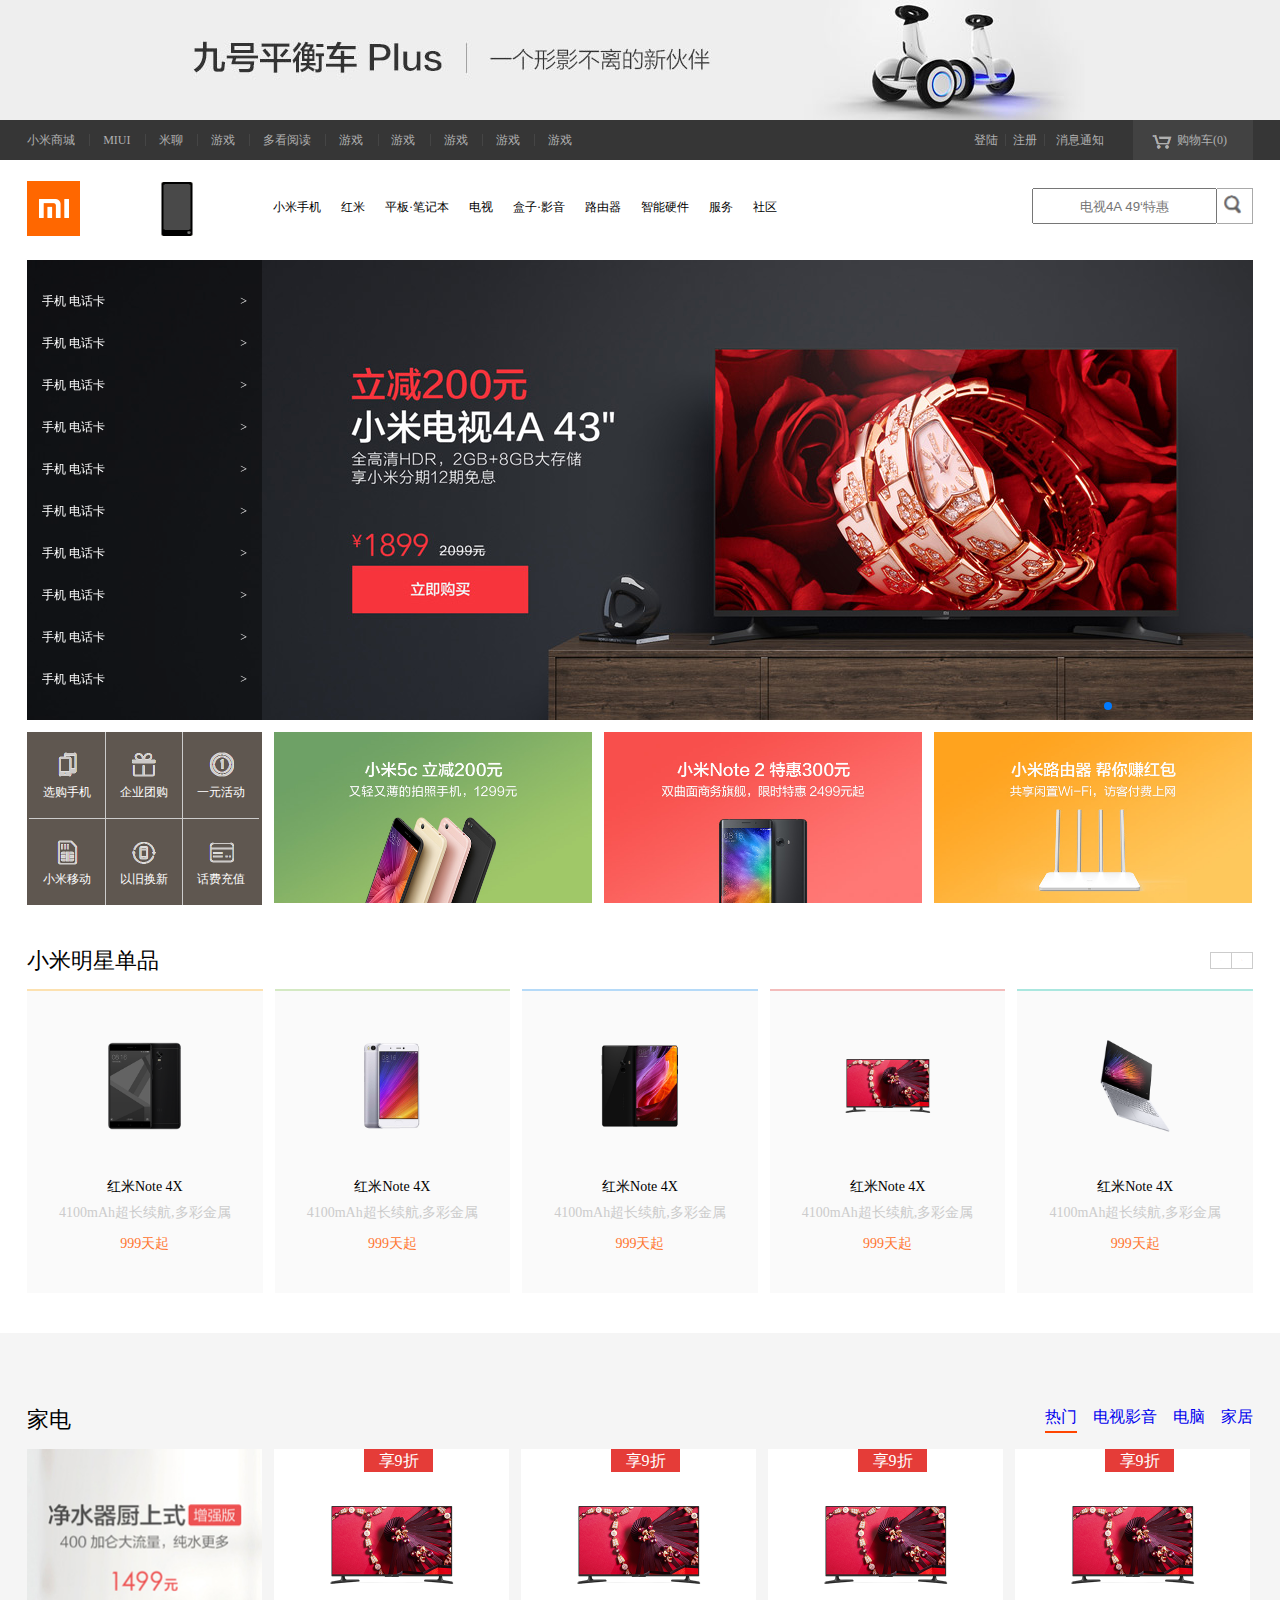
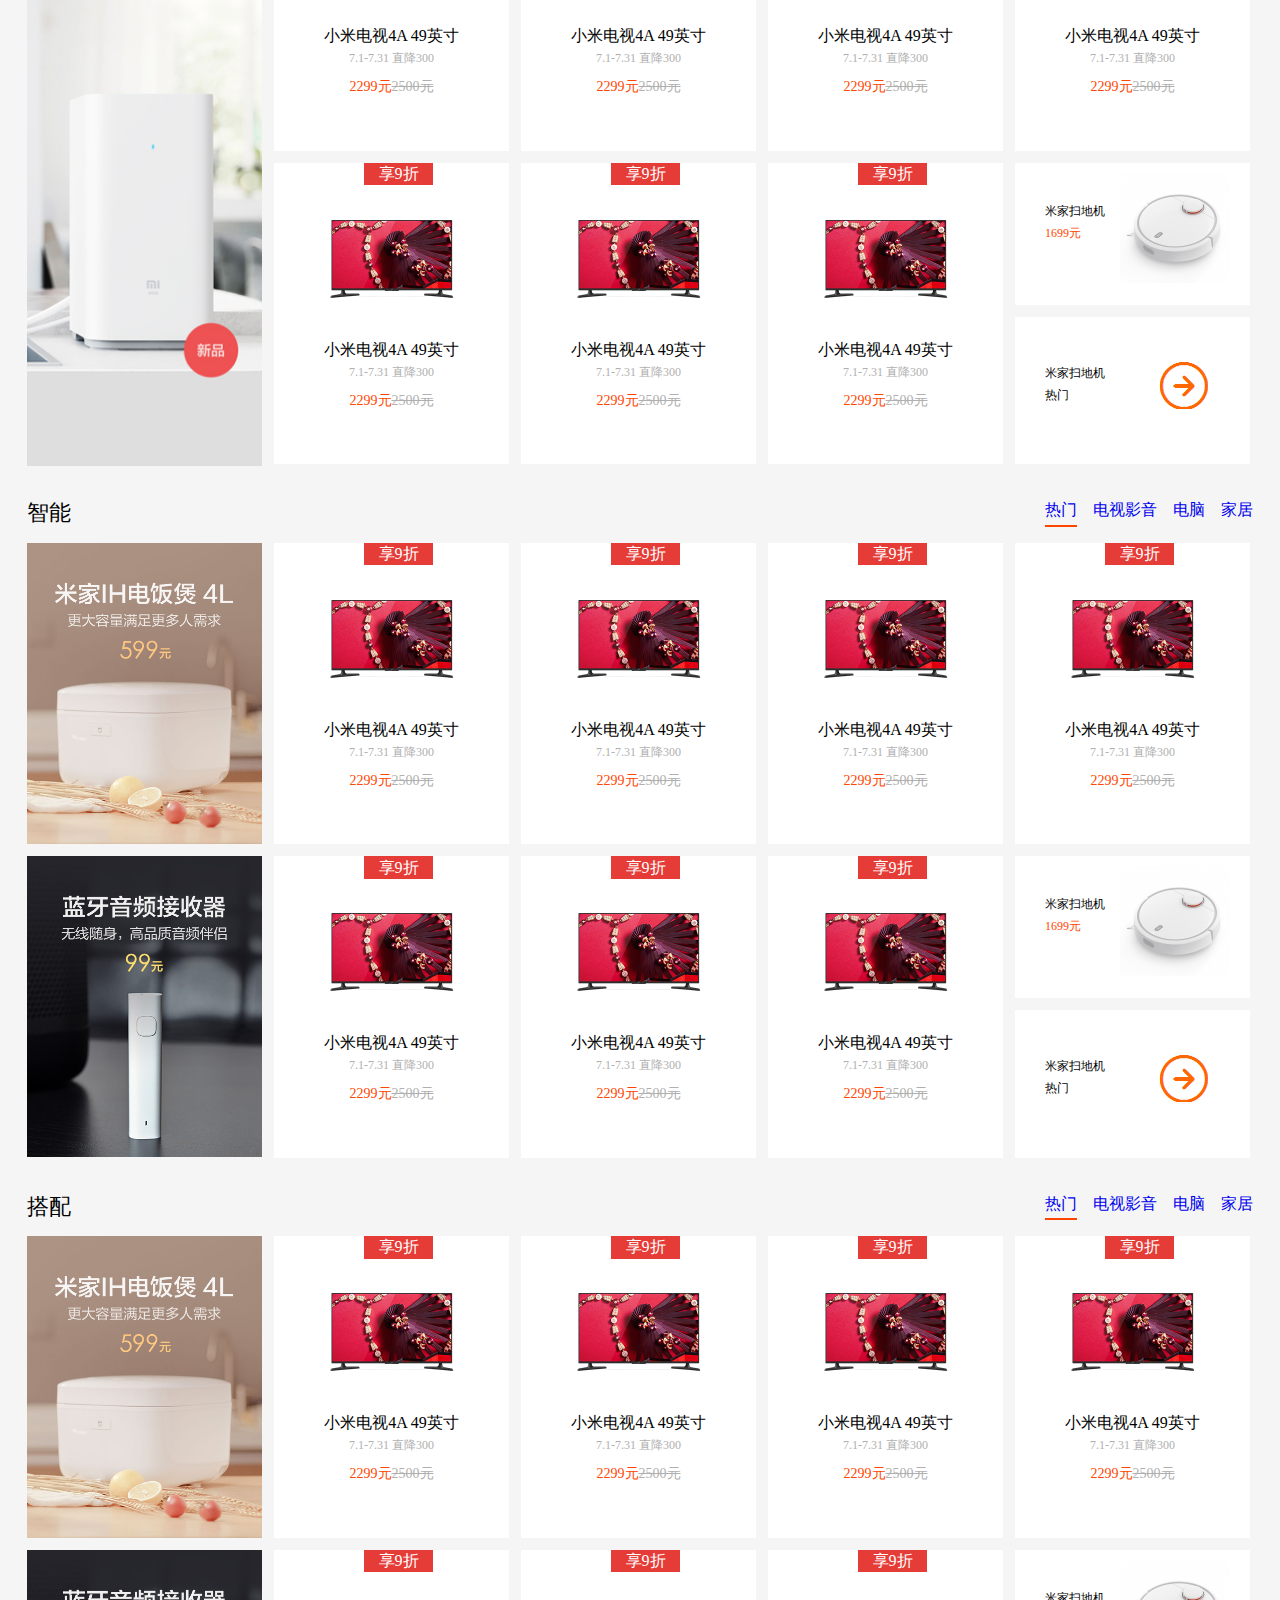
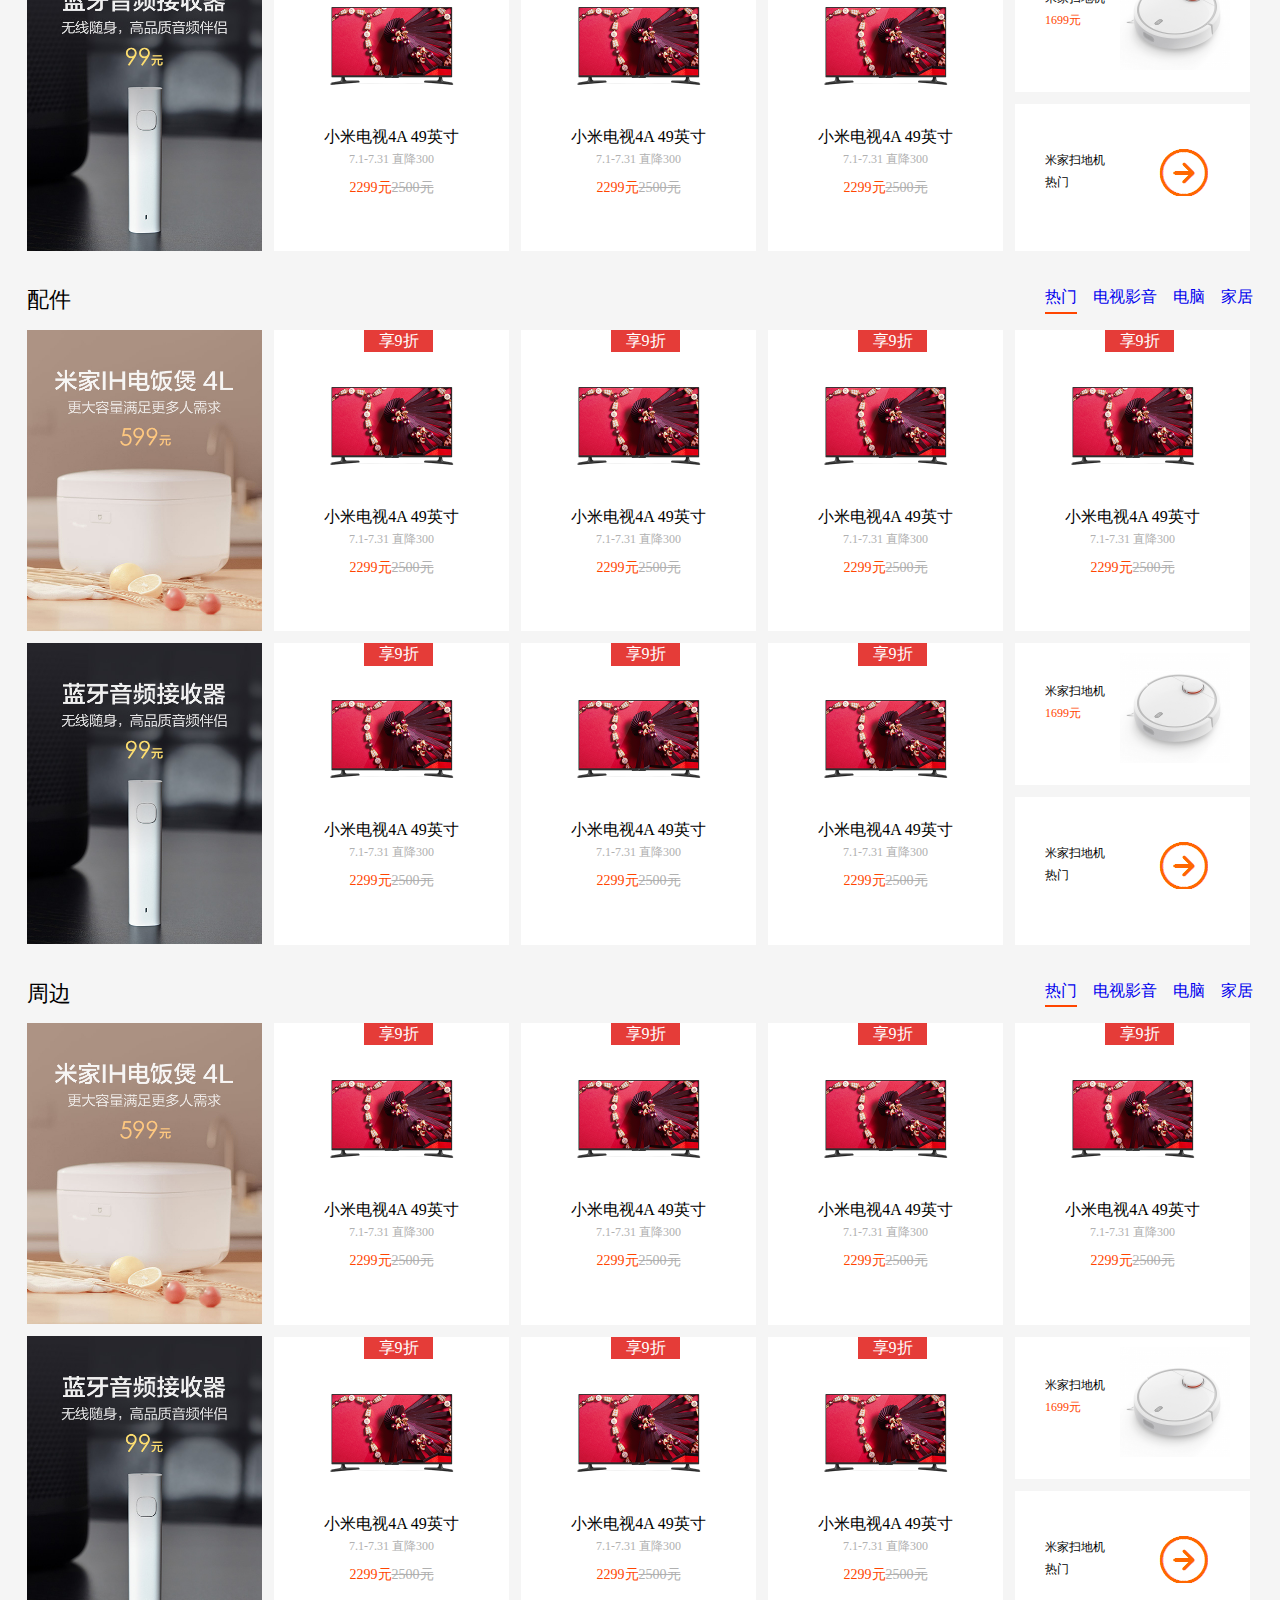
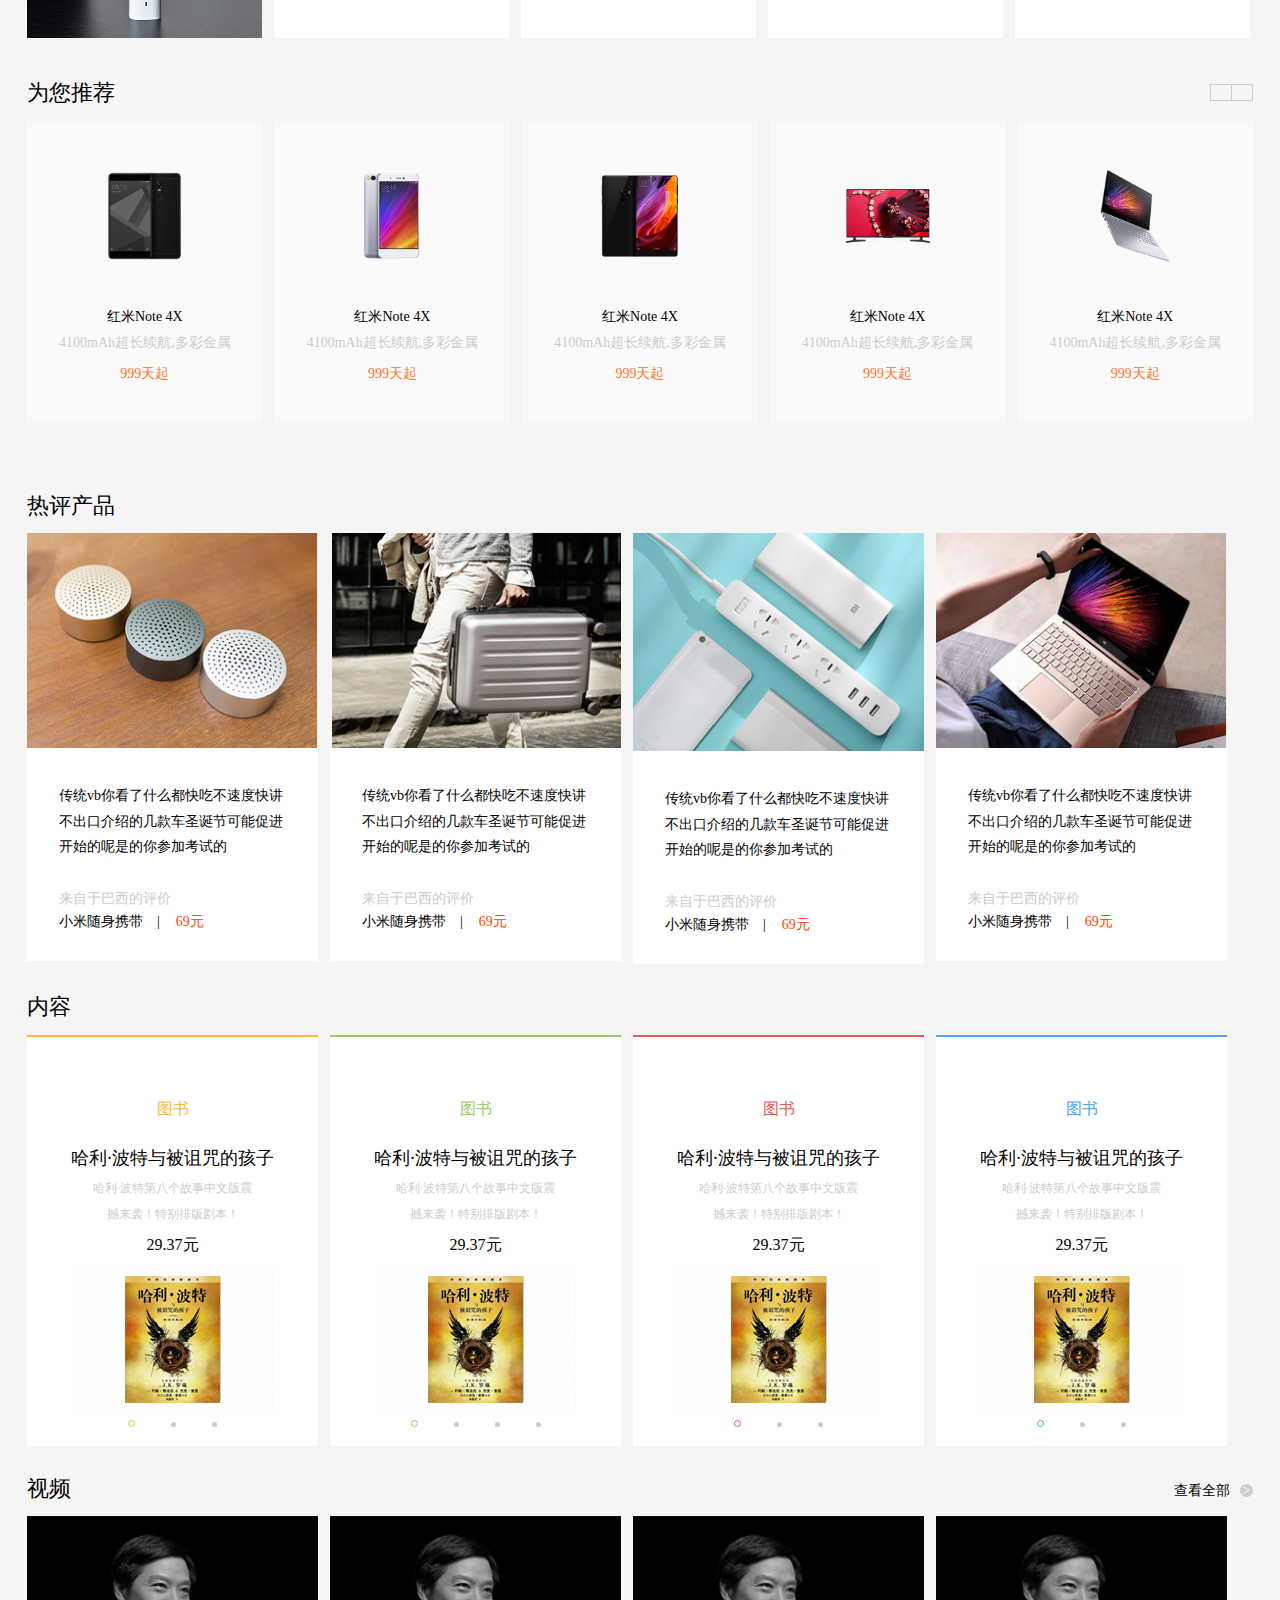
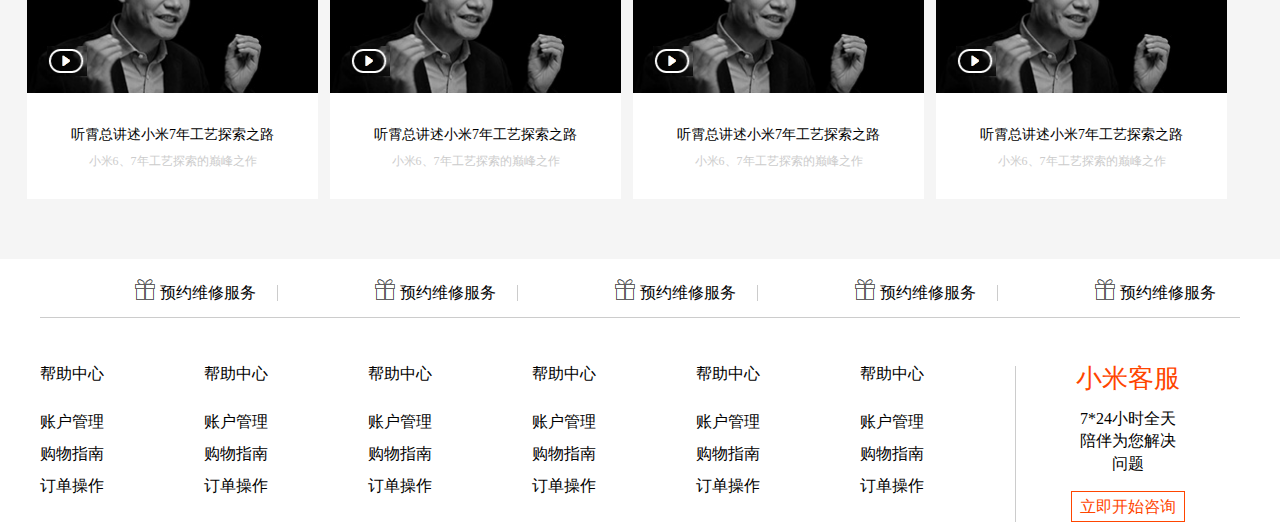
<file: xiaomi/index.html>
<!DOCTYPE html>
<html>
	<head>
		<meta charset="UTF-8">
		<link rel="stylesheet" type="text/css" href="css/xiaomi.css"/>
		<link rel="stylesheet" type="text/css" href="css/swiper.min.css"/>
		<script src="js/swiper.min.js" type="text/javascript" charset="utf-8"></script>
		<script src="js/jquery-3.1.1.min.js" type="text/javascript" charset="utf-8"></script>
		<title>小米网</title>
	</head>
	<body>
		<div class="ban-n">
			<div class="ban-box">
				<a href="#"><img src="img/xiaomi-banne.png"/></a>
			</div>
		</div>
		
		<nav>
			<div class="dao-h clearfix">
				<ul class="ul-daoh clearfix">
					<li><a href="#">小米商城</a></li>
					<li><a href="#">MIUI</a></li>
					<li><a href="#">米聊</a></li>
					<li><a href="#">游戏</a></li>
					<li><a href="#">多看阅读</a></li>
					<li><a href="#">游戏</a></li>
					<li><a href="#">游戏</a></li>
					<li><a href="#">游戏</a></li>
					<li><a href="#">游戏</a></li>
					<li><a href="#">游戏</a></li>
				</ul>
				<div class="nav-r clearfix">
					<ul  class="ul-dengl clearfix">
						<li><a href="#">登陆</a></li>
						<li><a href="#">注册</a></li>
					</ul>
					<div class="xiaoxi"><a href="#">消息通知</a></div>
					<div class="gouwuche">
						<a href="#" class="clearfix">
							<img src="img/xiaomi-gouwuche.png"/>
							<span>购物车(<b>0</b>)</span>
						</a>
						<div class="nav-che">
							
						</div>
					</div>
				</div>
			</div>
		</nav>
		
		<main>
			<div class="xiaomi-ss clearfix">
				<p><img src="img/logo.png"/></p>
				<p><img src="img/logo1.png"/></p>
				<ul class="ul-jies clearfix">
					<li><a href="#">小米手机</a></li>
					<li><a href="#">红米</a></li>
					<li><a href="#">平板·笔记本</a></li>
					<li><a href="#">电视</a></li>
					<li><a href="#">盒子·影音</a></li>
					<li><a href="#">路由器</a></li>
					<li><a href="#">智能硬件</a></li>
					<li><a href="#">服务</a></li>
					<li><a href="#">社区</a></li>
				</ul>
				<h6 class="clearfix">
					<input type="text" placeholder="电视4A 49‘特惠"/>
					<span><img src="img/xtb_03.png"/></span>
				</h6>
			</div>
			
			<div class="lun-bo">
				
				<div class="swiper-container">
					<div class="swiper-wrapper">
						<div class="swiper-slide"><img src="img/banner.jpg"/></div>
						<div class="swiper-slide"><img src="img/banner.jpg"/></div>
						<div class="swiper-slide"><img src="img/banner.jpg"/></div>
					</div>
					
					<div class="swiper-pagination"></div>
				</div>
				
				
				
				<ul class="ul-ding">
					<li class="clearfix">
						<p>手机 电话卡</p>
						<p>></p>
						<div class="che-li1">1111</div>
					</li>
					<li class="clearfix">
						<p>手机 电话卡</p>
						<p>></p>
						<div class="che-li2">2222</div>
					</li>
					<li class="clearfix">
						<p>手机 电话卡</p>
						<p>></p>
						<div class="che-li3">3333</div>
					</li>
					<li class="clearfix">
						<p>手机 电话卡</p>
						<p>></p>
						<div class="che-li4">444</div>
					</li>
					<li class="clearfix">
						<p>手机 电话卡</p>
						<p>></p>
						<div class="che-li5">555</div>
					</li>
					<li class="clearfix">
						<p>手机 电话卡</p>
						<p>></p>
						<div class="che-li6">666</div>
					</li>
					<li class="clearfix">
						<p>手机 电话卡</p>
						<p>></p>
						<div class="che-li7">777</div>
					</li>
					<li class="clearfix">
						<p>手机 电话卡</p>
						<p>></p>
						<div class="che-li8">888</div>
					</li>
					<li class="clearfix">
						<p>手机 电话卡</p>
						<p>></p>
						<div class="che-li9">999</div>
					</li>
					<li class="clearfix">
						<p>手机 电话卡</p>
						<p>></p>
						<div class="che-li10">101010</div>
					</li>
				</ul>
				
				<!--<img src="img/arrow1.png" class="img1"/>-->
				<!--<img src="img/arrow2.png" class="img2"/>-->
				
				<!--<p class="dian">
					<span></span>
					<span></span>
					<span></span>
					<span></span>
					<span></span>
				</p>-->
			</div>
			
			<div class="gong-n clearfix">
				<div class="gong-n1">
					<ol class="clearfix">
						<li>
							<a href="#">
								<img src="img/t1.png"/>
								<p>选购手机</p>
							</a>
						</li>
						<li>
							<a href="#">
								<img src="img/t2.png"/>
								<p>企业团购</p>
							</a>
						</li>
						<li>
							<a href="#">
								<img src="img/t3.png"/>
								<p>一元活动</p>
							</a>
						</li>
						<li>
							<a href="#">
								<img src="img/t4.png"/>
								<p>小米移动</p>
							</a>
						</li>
						<li>
							<a href="#">
								<img src="img/t5.png"/>
								<p>以旧换新</p>
							</a>
						</li>
						<li>
							<a href="#">
								<img src="img/t6.png"/>
								<p>话费充值</p>
							</a>
						</li>
					</ol>
				</div>
				<ul class="ul-n2 clearfix">
					<li><a href="#"><img src="img/01.jpg"/></a></li>
					<li><a href="#"><img src="img/02.jpg"/></a></li>
					<li><a href="#"><img src="img/03.jpg"/></a></li>
				</ul>
			</div>
			
			<h3 class="clearfix">
				<p class="h3-a">小米明星单品</p>
				<p class="h3-b clearfix">
					<span><</span>
					<span>></span>
				</p>
			</h3>
			
			<ul class="ul-xiaomi clearfix">
				<li>
					<a href="#">
						<p><img src="img/mian1.png"/></p>
						<p>红米Note  4X</p>
						<p>4100mAh超长续航,多彩金属</p>
						<span>999天起</span>
					</a>
				</li>
				<li>
					<a href="#">
						<p><img src="img/mian2.png"/></p>
						<p>红米Note  4X</p>
						<p>4100mAh超长续航,多彩金属</p>
						<span>999天起</span>
					</a>
				</li>
				<li>
					<a href="#">
						<p><img src="img/mian3.png"/></p>
						<p>红米Note  4X</p>
						<p>4100mAh超长续航,多彩金属</p>
						<span>999天起</span>
					</a>
				</li>
				<li>
					<a href="#">
						<p><img src="img/mian4.png"/></p>
						<p>红米Note  4X</p>
						<p>4100mAh超长续航,多彩金属</p>
						<span>999天起</span>
					</a>
				</li>
				<li>
					<a href="#">
						<p><img src="img/mian5.png"/></p>
						<p>红米Note  4X</p>
						<p>4100mAh超长续航,多彩金属</p>
						<span>999天起</span>
					</a>
				</li>
			</ul>
			
		</main>
		
		<div class="laoda">
			<div class="mains">
				<div class="jiaD">
					<h5 class="clearfix">
						<p>家电</p>
						<ul class="clearfix">
							<li><a href="#">热门</a></li>
							<li><a href="#">电视影音</a></li>
							<li><a href="#">电脑</a></li>
							<li><a href="#">家居</a></li>
						</ul>
					</h5>
					<div class="jiaD-div clearfix">
						<div class="jiaD-div-left">
							<a href="#"><img src="img/1.jpg"/></a>
						</div>
						<ul class="jiaD-div-right clearfix">
							<li>
								<a href="#">
									<p><img src="img/mian4.png"/></p>
									<p>小米电视4A  49英寸</p>
									<p>7.1-7.31  直降300</p>
									<p><span>2299元</span><i>2500元</i></p>
									<div class="dw">
										享9折
									</div>
								</a>
							</li>
							<li>
								<a href="#">
									<p><img src="img/mian4.png"/></p>
									<p>小米电视4A  49英寸</p>
									<p>7.1-7.31  直降300</p>
									<p><span>2299元</span><i>2500元</i></p>
									<div class="dw">
										享9折
									</div>
								</a>
							</li>
							<li>
								<a href="#">
									<p><img src="img/mian4.png"/></p>
									<p>小米电视4A  49英寸</p>
									<p>7.1-7.31  直降300</p>
									<p><span>2299元</span><i>2500元</i></p>
									<div class="dw">
										享9折
									</div>
								</a>
							</li>
							<li>
								<a href="#">
									<p><img src="img/mian4.png"/></p>
									<p>小米电视4A  49英寸</p>
									<p>7.1-7.31  直降300</p>
									<p><span>2299元</span><i>2500元</i></p>
									<div class="dw">
										享9折
									</div>
								</a>
							</li>
							<li>
								<a href="#">
									<p><img src="img/mian4.png"/></p>
									<p>小米电视4A  49英寸</p>
									<p>7.1-7.31  直降300</p>
									<p><span>2299元</span><i>2500元</i></p>
									<div class="dw">
										享9折
									</div>
								</a>
							</li>
							<li>
								<a href="#">
									<p><img src="img/mian4.png"/></p>
									<p>小米电视4A  49英寸</p>
									<p>7.1-7.31  直降300</p>
									<p><span>2299元</span><i>2500元</i></p>
									<div class="dw">
										享9折
									</div>
								</a>
							</li>
							<li>
								<a href="#">
									<p><img src="img/mian4.png"/></p>
									<p>小米电视4A  49英寸</p>
									<p>7.1-7.31  直降300</p>
									<p><span>2299元</span><i>2500元</i></p>
									<div class="dw">
										享9折
									</div>
								</a>
							</li>
							<li>
								<div class="div1 clearfix">
									<div class="divzi">
										<p>米家扫地机</p>
										<span>1699元</span>
									</div>
									<p class="div-p"><img src="img/8.jpg" class="gou"/></p>
								</div>
								<hr />
								<div class="div1 clearfix">
									<div class="divzi">
										<p class="pp">米家扫地机</p>
										<b class="b">热门</b>
									</div>
									<p class="div-p1"><img src="img/yuan.png" class="gou1"/></p>
								</div>
							</li>
						</ul>
					</div>
				</div>
				
				
				<div class="jiaD">
					<h5 class="clearfix">
						<p>智能</p>
						<ul class="clearfix">
							<li><a href="#">热门</a></li>
							<li><a href="#">电视影音</a></li>
							<li><a href="#">电脑</a></li>
							<li><a href="#">家居</a></li>
						</ul>
					</h5>
					<div class="jiaD-div clearfix">
						<div class="jiaD-div-left">
							<p><a href="#"><img src="img/10.jpg"/></a></p>
							<p><a href="#"><img src="img/11.jpg"/></a></p>
						</div>
						<ul class="jiaD-div-right clearfix">
							<li>
								<a href="#">
									<p><img src="img/mian4.png"/></p>
									<p>小米电视4A  49英寸</p>
									<p>7.1-7.31  直降300</p>
									<p><span>2299元</span><i>2500元</i></p>
									<div class="dw">
										享9折
									</div>
								</a>
							</li>
							<li>
								<a href="#">
									<p><img src="img/mian4.png"/></p>
									<p>小米电视4A  49英寸</p>
									<p>7.1-7.31  直降300</p>
									<p><span>2299元</span><i>2500元</i></p>
									<div class="dw">
										享9折
									</div>
								</a>
							</li>
							<li>
								<a href="#">
									<p><img src="img/mian4.png"/></p>
									<p>小米电视4A  49英寸</p>
									<p>7.1-7.31  直降300</p>
									<p><span>2299元</span><i>2500元</i></p>
									<div class="dw">
										享9折
									</div>
								</a>
							</li>
							<li>
								<a href="#">
									<p><img src="img/mian4.png"/></p>
									<p>小米电视4A  49英寸</p>
									<p>7.1-7.31  直降300</p>
									<p><span>2299元</span><i>2500元</i></p>
									<div class="dw">
										享9折
									</div>
								</a>
							</li>
							<li>
								<a href="#">
									<p><img src="img/mian4.png"/></p>
									<p>小米电视4A  49英寸</p>
									<p>7.1-7.31  直降300</p>
									<p><span>2299元</span><i>2500元</i></p>
									<div class="dw">
										享9折
									</div>
								</a>
							</li>
							<li>
								<a href="#">
									<p><img src="img/mian4.png"/></p>
									<p>小米电视4A  49英寸</p>
									<p>7.1-7.31  直降300</p>
									<p><span>2299元</span><i>2500元</i></p>
									<div class="dw">
										享9折
									</div>
								</a>
							</li>
							<li>
								<a href="#">
									<p><img src="img/mian4.png"/></p>
									<p>小米电视4A  49英寸</p>
									<p>7.1-7.31  直降300</p>
									<p><span>2299元</span><i>2500元</i></p>
									<div class="dw">
										享9折
									</div>
								</a>
							</li>
							<li>
								<div class="div1 clearfix">
									<div class="divzi">
										<p>米家扫地机</p>
										<span>1699元</span>
									</div>
									<p class="div-p"><img src="img/8.jpg" class="gou"/></p>
								</div>
								<hr />
								<div class="div1 clearfix">
									<div class="divzi">
										<p class="pp">米家扫地机</p>
										<b class="b">热门</b>
									</div>
									<p class="div-p1"><img src="img/yuan.png" class="gou1"/></p>
								</div>
							</li>
						</ul>
					</div>
				</div>
				
				
				<div class="jiaD">
					<h5 class="clearfix">
						<p>搭配</p>
						<ul class="clearfix">
							<li><a href="#">热门</a></li>
							<li><a href="#">电视影音</a></li>
							<li><a href="#">电脑</a></li>
							<li><a href="#">家居</a></li>
						</ul>
					</h5>
					<div class="jiaD-div clearfix">
						<div class="jiaD-div-left">
							<p><a href="#"><img src="img/10.jpg"/></a></p>
							<p><a href="#"><img src="img/11.jpg"/></a></p>
						</div>
						<ul class="jiaD-div-right clearfix">
							<li>
								<a href="#">
									<p><img src="img/mian4.png"/></p>
									<p>小米电视4A  49英寸</p>
									<p>7.1-7.31  直降300</p>
									<p><span>2299元</span><i>2500元</i></p>
									<div class="dw">
										享9折
									</div>
								</a>
							</li>
							<li>
								<a href="#">
									<p><img src="img/mian4.png"/></p>
									<p>小米电视4A  49英寸</p>
									<p>7.1-7.31  直降300</p>
									<p><span>2299元</span><i>2500元</i></p>
									<div class="dw">
										享9折
									</div>
								</a>
							</li>
							<li>
								<a href="#">
									<p><img src="img/mian4.png"/></p>
									<p>小米电视4A  49英寸</p>
									<p>7.1-7.31  直降300</p>
									<p><span>2299元</span><i>2500元</i></p>
									<div class="dw">
										享9折
									</div>
								</a>
							</li>
							<li>
								<a href="#">
									<p><img src="img/mian4.png"/></p>
									<p>小米电视4A  49英寸</p>
									<p>7.1-7.31  直降300</p>
									<p><span>2299元</span><i>2500元</i></p>
									<div class="dw">
										享9折
									</div>
								</a>
							</li>
							<li>
								<a href="#">
									<p><img src="img/mian4.png"/></p>
									<p>小米电视4A  49英寸</p>
									<p>7.1-7.31  直降300</p>
									<p><span>2299元</span><i>2500元</i></p>
									<div class="dw">
										享9折
									</div>
								</a>
							</li>
							<li>
								<a href="#">
									<p><img src="img/mian4.png"/></p>
									<p>小米电视4A  49英寸</p>
									<p>7.1-7.31  直降300</p>
									<p><span>2299元</span><i>2500元</i></p>
									<div class="dw">
										享9折
									</div>
								</a>
							</li>
							<li>
								<a href="#">
									<p><img src="img/mian4.png"/></p>
									<p>小米电视4A  49英寸</p>
									<p>7.1-7.31  直降300</p>
									<p><span>2299元</span><i>2500元</i></p>
									<div class="dw">
										享9折
									</div>
								</a>
							</li>
							<li>
								<div class="div1 clearfix">
									<div class="divzi">
										<p>米家扫地机</p>
										<span>1699元</span>
									</div>
									<p class="div-p"><img src="img/8.jpg" class="gou"/></p>
								</div>
								<hr />
								<div class="div1 clearfix">
									<div class="divzi">
										<p class="pp">米家扫地机</p>
										<b class="b">热门</b>
									</div>
									<p class="div-p1"><img src="img/yuan.png" class="gou1"/></p>
								</div>
							</li>
						</ul>
					</div>
				</div>
				
				<div class="jiaD">
					<h5 class="clearfix">
						<p>配件</p>
						<ul class="clearfix">
							<li><a href="#">热门</a></li>
							<li><a href="#">电视影音</a></li>
							<li><a href="#">电脑</a></li>
							<li><a href="#">家居</a></li>
						</ul>
					</h5>
					<div class="jiaD-div clearfix">
						<div class="jiaD-div-left">
							<p><a href="#"><img src="img/10.jpg"/></a></p>
							<p><a href="#"><img src="img/11.jpg"/></a></p>
						</div>
						<ul class="jiaD-div-right clearfix">
							<li>
								<a href="#">
									<p><img src="img/mian4.png"/></p>
									<p>小米电视4A  49英寸</p>
									<p>7.1-7.31  直降300</p>
									<p><span>2299元</span><i>2500元</i></p>
									<div class="dw">
										享9折
									</div>
								</a>
							</li>
							<li>
								<a href="#">
									<p><img src="img/mian4.png"/></p>
									<p>小米电视4A  49英寸</p>
									<p>7.1-7.31  直降300</p>
									<p><span>2299元</span><i>2500元</i></p>
									<div class="dw">
										享9折
									</div>
								</a>
							</li>
							<li>
								<a href="#">
									<p><img src="img/mian4.png"/></p>
									<p>小米电视4A  49英寸</p>
									<p>7.1-7.31  直降300</p>
									<p><span>2299元</span><i>2500元</i></p>
									<div class="dw">
										享9折
									</div>
								</a>
							</li>
							<li>
								<a href="#">
									<p><img src="img/mian4.png"/></p>
									<p>小米电视4A  49英寸</p>
									<p>7.1-7.31  直降300</p>
									<p><span>2299元</span><i>2500元</i></p>
									<div class="dw">
										享9折
									</div>
								</a>
							</li>
							<li>
								<a href="#">
									<p><img src="img/mian4.png"/></p>
									<p>小米电视4A  49英寸</p>
									<p>7.1-7.31  直降300</p>
									<p><span>2299元</span><i>2500元</i></p>
									<div class="dw">
										享9折
									</div>
								</a>
							</li>
							<li>
								<a href="#">
									<p><img src="img/mian4.png"/></p>
									<p>小米电视4A  49英寸</p>
									<p>7.1-7.31  直降300</p>
									<p><span>2299元</span><i>2500元</i></p>
									<div class="dw">
										享9折
									</div>
								</a>
							</li>
							<li>
								<a href="#">
									<p><img src="img/mian4.png"/></p>
									<p>小米电视4A  49英寸</p>
									<p>7.1-7.31  直降300</p>
									<p><span>2299元</span><i>2500元</i></p>
									<div class="dw">
										享9折
									</div>
								</a>
							</li>
							<li>
								<div class="div1 clearfix">
									<div class="divzi">
										<p>米家扫地机</p>
										<span>1699元</span>
									</div>
									<p class="div-p"><img src="img/8.jpg" class="gou"/></p>
								</div>
								<hr />
								<div class="div1 clearfix">
									<div class="divzi">
										<p class="pp">米家扫地机</p>
										<b class="b">热门</b>
									</div>
									<p class="div-p1"><img src="img/yuan.png" class="gou1"/></p>
								</div>
							</li>
						</ul>
					</div>
				</div>
				
				
				<div class="jiaD">
					<h5 class="clearfix">
						<p>周边</p>
						<ul class="clearfix">
							<li><a href="#">热门</a></li>
							<li><a href="#">电视影音</a></li>
							<li><a href="#">电脑</a></li>
							<li><a href="#">家居</a></li>
						</ul>
					</h5>
					<div class="jiaD-div clearfix">
						<div class="jiaD-div-left">
							<p><a href="#"><img src="img/10.jpg"/></a></p>
							<p><a href="#"><img src="img/11.jpg"/></a></p>
						</div>
						<ul class="jiaD-div-right clearfix">
							<li>
								<a href="#">
									<p><img src="img/mian4.png"/></p>
									<p>小米电视4A  49英寸</p>
									<p>7.1-7.31  直降300</p>
									<p><span>2299元</span><i>2500元</i></p>
									<div class="dw">
										享9折
									</div>
								</a>
							</li>
							<li>
								<a href="#">
									<p><img src="img/mian4.png"/></p>
									<p>小米电视4A  49英寸</p>
									<p>7.1-7.31  直降300</p>
									<p><span>2299元</span><i>2500元</i></p>
									<div class="dw">
										享9折
									</div>
								</a>
							</li>
							<li>
								<a href="#">
									<p><img src="img/mian4.png"/></p>
									<p>小米电视4A  49英寸</p>
									<p>7.1-7.31  直降300</p>
									<p><span>2299元</span><i>2500元</i></p>
									<div class="dw">
										享9折
									</div>
								</a>
							</li>
							<li>
								<a href="#">
									<p><img src="img/mian4.png"/></p>
									<p>小米电视4A  49英寸</p>
									<p>7.1-7.31  直降300</p>
									<p><span>2299元</span><i>2500元</i></p>
									<div class="dw">
										享9折
									</div>
								</a>
							</li>
							<li>
								<a href="#">
									<p><img src="img/mian4.png"/></p>
									<p>小米电视4A  49英寸</p>
									<p>7.1-7.31  直降300</p>
									<p><span>2299元</span><i>2500元</i></p>
									<div class="dw">
										享9折
									</div>
								</a>
							</li>
							<li>
								<a href="#">
									<p><img src="img/mian4.png"/></p>
									<p>小米电视4A  49英寸</p>
									<p>7.1-7.31  直降300</p>
									<p><span>2299元</span><i>2500元</i></p>
									<div class="dw">
										享9折
									</div>
								</a>
							</li>
							<li>
								<a href="#">
									<p><img src="img/mian4.png"/></p>
									<p>小米电视4A  49英寸</p>
									<p>7.1-7.31  直降300</p>
									<p><span>2299元</span><i>2500元</i></p>
									<div class="dw">
										享9折
									</div>
								</a>
							</li>
							<li>
								<div class="div1 clearfix">
									<div class="divzi">
										<p>米家扫地机</p>
										<span>1699元</span>
									</div>
									<p class="div-p"><img src="img/8.jpg" class="gou"/></p>
								</div>
								<hr />
								<div class="div1 clearfix">
									<div class="divzi">
										<p class="pp">米家扫地机</p>
										<b class="b">热门</b>
									</div>
									<p class="div-p1"><img src="img/yuan.png" class="gou1"/></p>
								</div>
							</li>
						</ul>
					</div>
				</div>
				
				
				<h3 class="clearfix">
					<p class="h3-a">为您推荐</p>
					<p class="h3-b clearfix">
						<span><</span>
						<span>></span>
					</p>
				</h3>
				
				<ul class="ul-tiu-j clearfix">
					<li>
						<a href="#">
							<p><img src="img/mian1.png"/></p>
							<p>红米Note  4X</p>
							<p>4100mAh超长续航,多彩金属</p>
							<span>999天起</span>
						</a>
					</li>
					<li>
						<a href="#">
							<p><img src="img/mian2.png"/></p>
							<p>红米Note  4X</p>
							<p>4100mAh超长续航,多彩金属</p>
							<span>999天起</span>
						</a>
					</li>
					<li>
						<a href="#">
							<p><img src="img/mian3.png"/></p>
							<p>红米Note  4X</p>
							<p>4100mAh超长续航,多彩金属</p>
							<span>999天起</span>
						</a>
					</li>
					<li>
						<a href="#">
							<p><img src="img/mian4.png"/></p>
							<p>红米Note  4X</p>
							<p>4100mAh超长续航,多彩金属</p>
							<span>999天起</span>
						</a>
					</li>
					<li>
						<a href="#">
							<p><img src="img/mian5.png"/></p>
							<p>红米Note  4X</p>
							<p>4100mAh超长续航,多彩金属</p>
							<span>999天起</span>
						</a>
					</li>
				</ul>
				
				
				
				<h4>热评产品</h4>
				<ul class="rePing clearfix">
					<li>
						<img src="img/s1.png"/>
						<p>传统vb你看了什么都快吃不速度快讲不出口介绍的几款车圣诞节可能促进开始的呢是的你参加考试的</p>
						<p>来自于巴西的评价</p>
						<p>小米随身携带&ensp;&ensp;|<span>69元</span></p>
					</li>
					<li>
						<img src="img/s2.png"/>
						<p>传统vb你看了什么都快吃不速度快讲不出口介绍的几款车圣诞节可能促进开始的呢是的你参加考试的</p>
						<p>来自于巴西的评价</p>
						<p>小米随身携带&ensp;&ensp;|<span>69元</span></p>
					</li>
					<li>
						<img src="img/s3.png"/>
						<p>传统vb你看了什么都快吃不速度快讲不出口介绍的几款车圣诞节可能促进开始的呢是的你参加考试的</p>
						<p>来自于巴西的评价</p>
						<p>小米随身携带&ensp;&ensp;|<span>69元</span></p>
					</li>
					<li>
						<img src="img/s4.png"/>
						<p>传统vb你看了什么都快吃不速度快讲不出口介绍的几款车圣诞节可能促进开始的呢是的你参加考试的</p>
						<p>来自于巴西的评价</p>
						<p>小米随身携带&ensp;&ensp;|<span>69元</span></p>
					</li>
				</ul>
				<h4>内容</h4>
				<ul class="nR clearfix">
					<li>
						<p>图书</p>
						<p>哈利·波特与被诅咒的孩子</p>
						<p>哈利·波特第八个故事中文版震撼来袭！特别排版剧本！</p>
						<p>29.37元</p>
						<p><img src="img/46.png"/></p>
						<p>
							<span></span>
							<span></span>
							<span></span>
						</p>
					</li>
					<li>
						<p>图书</p>
						<p>哈利·波特与被诅咒的孩子</p>
						<p>哈利·波特第八个故事中文版震撼来袭！特别排版剧本！</p>
						<p>29.37元</p>
						<p><img src="img/46.png"/></p>
						<p>
							<span></span>
							<span></span>
							<span></span>
							<span></span>
						</p>
					</li>
					<li>
						<p>图书</p>
						<p>哈利·波特与被诅咒的孩子</p>
						<p>哈利·波特第八个故事中文版震撼来袭！特别排版剧本！</p>
						<p>29.37元</p>
						<p><img src="img/46.png"/></p>
						<p>
							<span></span>
							<span></span>
							<span></span>
						</p>
					</li>
					<li>
						<p>图书</p>
						<p>哈利·波特与被诅咒的孩子</p>
						<p>哈利·波特第八个故事中文版震撼来袭！特别排版剧本！</p>
						<p>29.37元</p>
						<p><img src="img/46.png"/></p>
						<p>
							<span></span>
							<span></span>
							<span></span>
						</p>
					</li>
				</ul>
				<h5 class="clearfix">
					<span>视频</span>
					<span>查看全部<b>></b></span>
				</h5>
				<ul class="shiPin clearfix">
					<li>
						<img src="img/50.jpg"/>
						<p>听霄总讲述小米7年工艺探索之路</p>
						<p>小米6、7年工艺探索的巅峰之作</p>
						<img src="img/xtb_07.png" class="kai"/>
					</li>
					<li>
						<img src="img/50.jpg"/>
						<p>听霄总讲述小米7年工艺探索之路</p>
						<p>小米6、7年工艺探索的巅峰之作</p>
						<img src="img/xtb_07.png" class="kai"/>
					</li>
					<li>
						<img src="img/50.jpg"/>
						<p>听霄总讲述小米7年工艺探索之路</p>
						<p>小米6、7年工艺探索的巅峰之作</p>
						<img src="img/xtb_07.png" class="kai"/>
					</li>
					<li>
						<img src="img/50.jpg"/>
						<p>听霄总讲述小米7年工艺探索之路</p>
						<p>小米6、7年工艺探索的巅峰之作</p>
						<img src="img/xtb_07.png" class="kai"/>
					</li>
				</ul>
				
				
				
				
				
				
				
				
				
			</div>
		</div>
		
		
		
		<footer>
			<div class="di">
				<ul class="clearfix weixiu">
					<li class="clearfix">
						<p><img src="img/xtb_11.png"/></p>
						<p>预约维修服务</p>
					</li>
					<li>
						<p><img src="img/xtb_11.png"/></p>
						<p>预约维修服务</p>
					</li>
					<li>
						<p><img src="img/xtb_11.png"/></p>
						<p>预约维修服务</p>
					</li>
					<li>
						<p><img src="img/xtb_11.png"/></p>
						<p>预约维修服务</p>
					</li>
					<li>
						<p><img src="img/xtb_11.png"/></p>
						<p>预约维修服务</p>
					</li>
				</ul>
			</div>
			<div id="lianjie" class="clearfix">
				<div class="yikuai clearfix">
					<ul class="jian">
						<li>帮助中心</li>
						<li>账户管理</li>
						<li>购物指南</li>
						<li>订单操作</li>
					</ul>
					<ul>
						<li>帮助中心</li>
						<li>账户管理</li>
						<li>购物指南</li>
						<li>订单操作</li>
					</ul>
					<ul>
						<li>帮助中心</li>
						<li>账户管理</li>
						<li>购物指南</li>
						<li>订单操作</li>
					</ul>
					<ul>
						<li>帮助中心</li>
						<li>账户管理</li>
						<li>购物指南</li>
						<li>订单操作</li>
					</ul>
					<ul>
						<li>帮助中心</li>
						<li>账户管理</li>
						<li>购物指南</li>
						<li>订单操作</li>
					</ul>
					<ul>
						<li>帮助中心</li>
						<li>账户管理</li>
						<li>购物指南</li>
						<li>订单操作</li>
					</ul>
				</div>
				<div class="erkuai">
					<p>小米客服</p>
					<p>7*24小时全天陪伴为您解决问题</p>
					<p>立即开始咨询</p>
				</div>
			</div>
		</footer>
		
		
		
	</body>
	
	
	<script src="js/gouwuche.js" type="text/javascript" charset="utf-8"></script>
	<script type="text/javascript">
		var l=new Swiper(".swiper-container",{
			pagination : '.swiper-pagination',
			paginationClickable :true,
			autoplay : 3000,
			speed:300,
			loop:true,
			autoplayDisableOnInteraction : false,
			
		})
	</script>
</html>
</file>
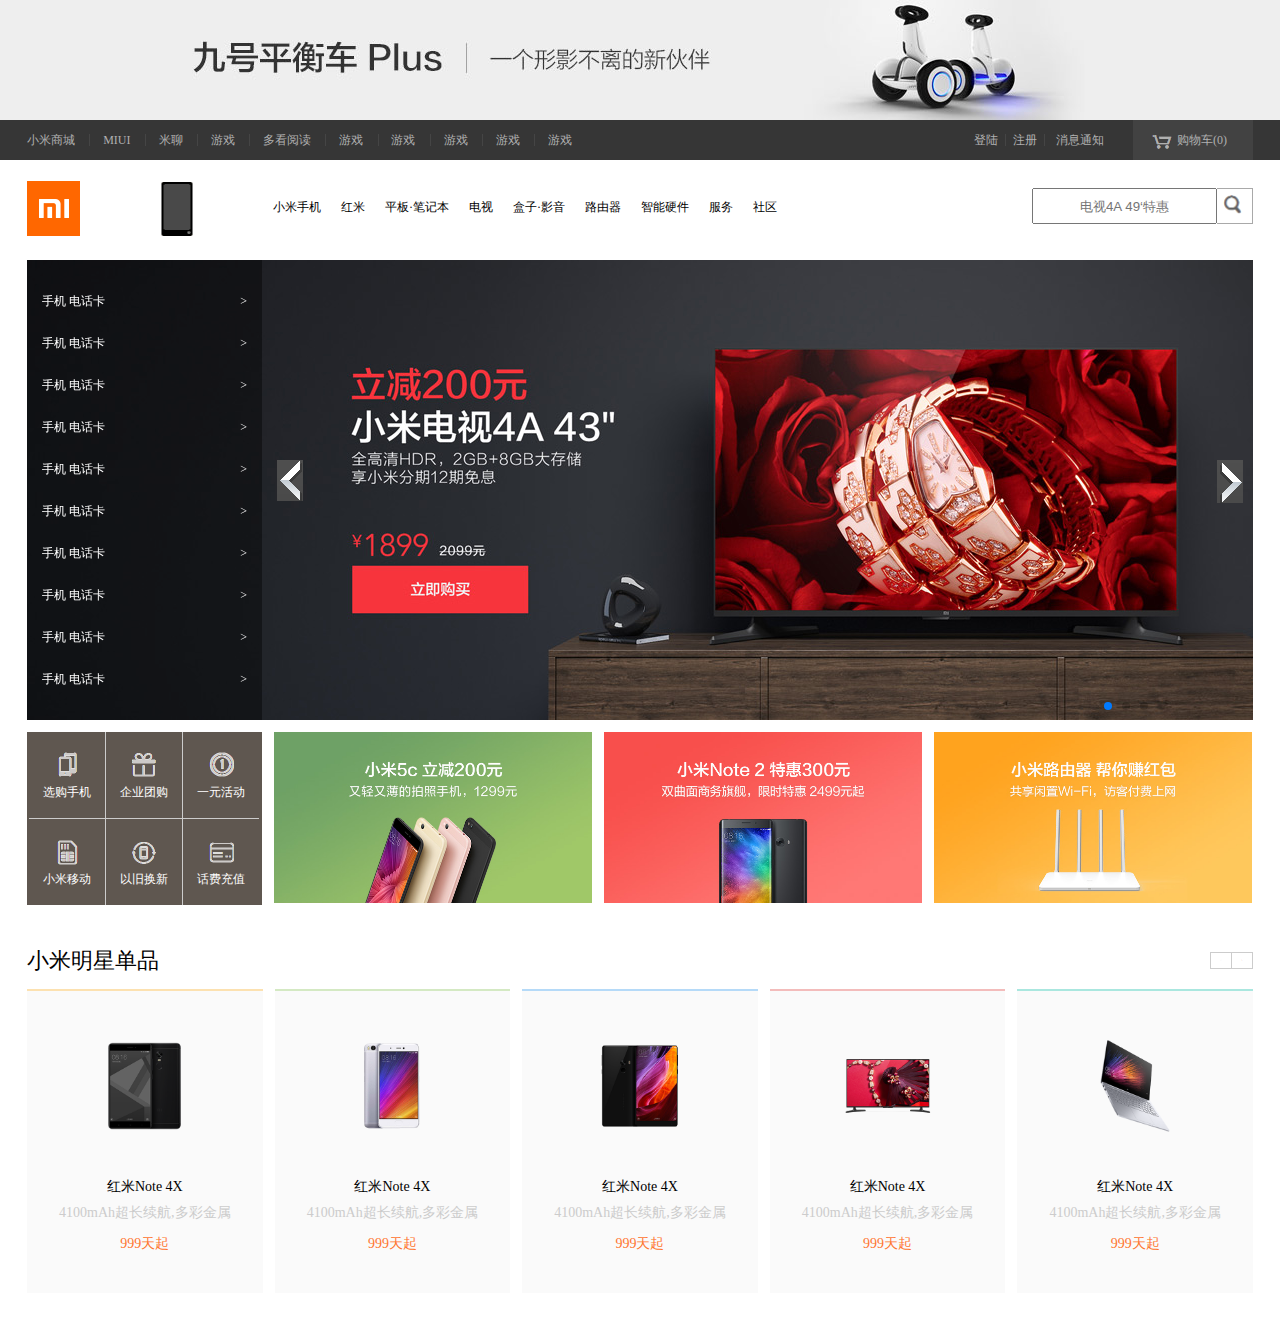
<file: xiaomi/erci.html>
<!DOCTYPE html>
<html>
	<head>
		<meta charset="UTF-8">
		<link rel="stylesheet" type="text/css" href="css/xiaomi.css"/>
		<link rel="stylesheet" type="text/css" href="css/swiper.min.css"/>
		<script src="js/swiper.min.js" type="text/javascript" charset="utf-8"></script>
		<script src="js/jquery-3.1.1.min.js" type="text/javascript" charset="utf-8"></script>
		<title>小米网</title>
	</head>
	<body>
		<div class="ban-n">
			<div class="ban-box">
				<a href="#"><img src="img/xiaomi-banne.png"/></a>
			</div>
		</div>
		
		<nav>
			<div class="dao-h clearfix">
				<ul class="ul-daoh clearfix">
					<li><a href="#">小米商城</a></li>
					<li><a href="#">MIUI</a></li>
					<li><a href="#">米聊</a></li>
					<li><a href="#">游戏</a></li>
					<li><a href="#">多看阅读</a></li>
					<li><a href="#">游戏</a></li>
					<li><a href="#">游戏</a></li>
					<li><a href="#">游戏</a></li>
					<li><a href="#">游戏</a></li>
					<li><a href="#">游戏</a></li>
				</ul>
				<div class="nav-r clearfix">
					<ul  class="ul-dengl clearfix">
						<li><a href="#">登陆</a></li>
						<li><a href="#">注册</a></li>
					</ul>
					<div class="xiaoxi"><a href="#">消息通知</a></div>
					<div class="gouwuche">
						<a href="#" class="clearfix">
							<img src="img/xiaomi-gouwuche.png"/>
							<span>购物车(<b>0</b>)</span>
						</a>
						<div class="nav-che">
							
						</div>
					</div>
				</div>
			</div>
		</nav>
		
		<main>
			<div class="xiaomi-ss clearfix">
				<p><img src="img/logo.png"/></p>
				<p><img src="img/logo1.png"/></p>
				<ul class="ul-jies clearfix">
					<li><a href="#">小米手机</a></li>
					<li><a href="#">红米</a></li>
					<li><a href="#">平板·笔记本</a></li>
					<li><a href="#">电视</a></li>
					<li><a href="#">盒子·影音</a></li>
					<li><a href="#">路由器</a></li>
					<li><a href="#">智能硬件</a></li>
					<li><a href="#">服务</a></li>
					<li><a href="#">社区</a></li>
				</ul>
				<h6 class="clearfix">
					<input type="text" placeholder="电视4A 49‘特惠"/>
					<span><img src="img/xtb_03.png"/></span>
				</h6>
			</div>
			
			<div class="lun-bo">
				
				<div class="swiper-container">
					<div class="swiper-wrapper">
						<div class="swiper-slide"><img src="img/banner.jpg"/></div>
						<div class="swiper-slide"><img src="img/banner.jpg"/></div>
						<div class="swiper-slide"><img src="img/banner.jpg"/></div>
					</div>
					
					<div class="swiper-pagination"></div>
				</div>
				
				
				
				<ul class="ul-ding">
					<li class="clearfix">
						<p>手机 电话卡</p>
						<p>></p>
						<div class="che-li1">1111</div>
					</li>
					<li class="clearfix">
						<p>手机 电话卡</p>
						<p>></p>
						<div class="che-li2">2222</div>
					</li>
					<li class="clearfix">
						<p>手机 电话卡</p>
						<p>></p>
						<div class="che-li3">3333</div>
					</li>
					<li class="clearfix">
						<p>手机 电话卡</p>
						<p>></p>
						<div class="che-li4">444</div>
					</li>
					<li class="clearfix">
						<p>手机 电话卡</p>
						<p>></p>
						<div class="che-li5">555</div>
					</li>
					<li class="clearfix">
						<p>手机 电话卡</p>
						<p>></p>
						<div class="che-li6">666</div>
					</li>
					<li class="clearfix">
						<p>手机 电话卡</p>
						<p>></p>
						<div class="che-li7">777</div>
					</li>
					<li class="clearfix">
						<p>手机 电话卡</p>
						<p>></p>
						<div class="che-li8">888</div>
					</li>
					<li class="clearfix">
						<p>手机 电话卡</p>
						<p>></p>
						<div class="che-li9">999</div>
					</li>
					<li class="clearfix">
						<p>手机 电话卡</p>
						<p>></p>
						<div class="che-li10">101010</div>
					</li>
				</ul>
				
				<img src="img/arrow1.png" class="img1"/>
				<img src="img/arrow2.png" class="img2"/>
				
				<!--<p class="dian">
					<span></span>
					<span></span>
					<span></span>
					<span></span>
					<span></span>
				</p>-->
			</div>
			
			<div class="gong-n clearfix">
				<div class="gong-n1">
					<ol class="clearfix">
						<li>
							<a href="#">
								<img src="img/t1.png"/>
								<p>选购手机</p>
							</a>
						</li>
						<li>
							<a href="#">
								<img src="img/t2.png"/>
								<p>企业团购</p>
							</a>
						</li>
						<li>
							<a href="#">
								<img src="img/t3.png"/>
								<p>一元活动</p>
							</a>
						</li>
						<li>
							<a href="#">
								<img src="img/t4.png"/>
								<p>小米移动</p>
							</a>
						</li>
						<li>
							<a href="#">
								<img src="img/t5.png"/>
								<p>以旧换新</p>
							</a>
						</li>
						<li>
							<a href="#">
								<img src="img/t6.png"/>
								<p>话费充值</p>
							</a>
						</li>
					</ol>
				</div>
				<ul class="ul-n2 clearfix">
					<li><a href="#"><img src="img/01.jpg"/></a></li>
					<li><a href="#"><img src="img/02.jpg"/></a></li>
					<li><a href="#"><img src="img/03.jpg"/></a></li>
				</ul>
			</div>
			
			<h3 class="clearfix">
				<p class="h3-a">小米明星单品</p>
				<p class="h3-b clearfix">
					<span><</span>
					<span>></span>
				</p>
			</h3>
			
			<ul class="ul-xiaomi clearfix">
				<li>
					<a href="#">
						<p><img src="img/mian1.png"/></p>
						<p>红米Note  4X</p>
						<p>4100mAh超长续航,多彩金属</p>
						<span>999天起</span>
					</a>
				</li>
				<li>
					<a href="#">
						<p><img src="img/mian2.png"/></p>
						<p>红米Note  4X</p>
						<p>4100mAh超长续航,多彩金属</p>
						<span>999天起</span>
					</a>
				</li>
				<li>
					<a href="#">
						<p><img src="img/mian3.png"/></p>
						<p>红米Note  4X</p>
						<p>4100mAh超长续航,多彩金属</p>
						<span>999天起</span>
					</a>
				</li>
				<li>
					<a href="#">
						<p><img src="img/mian4.png"/></p>
						<p>红米Note  4X</p>
						<p>4100mAh超长续航,多彩金属</p>
						<span>999天起</span>
					</a>
				</li>
				<li>
					<a href="#">
						<p><img src="img/mian5.png"/></p>
						<p>红米Note  4X</p>
						<p>4100mAh超长续航,多彩金属</p>
						<span>999天起</span>
					</a>
				</li>
			</ul>
			
		</main>
		
	</body>
	
	
	<script src="js/gouwuche.js" type="text/javascript" charset="utf-8"></script>
	<script type="text/javascript">
		var l=new Swiper(".swiper-container",{
			pagination : '.swiper-pagination',
			paginationClickable :true,
			autoplay : 3000,
			speed:300,
			loop:true,
			autoplayDisableOnInteraction : false,
			
		})
	</script>
</html>
</file>
<file: xiaomi/css/xiaomi.css>
@import url(reset.css);
.clearfix:after {
  display: block;
  clear: both;
  content: ''; }

.ban-n {
  height: 120px;
  background: #EEEEEE; }
  .ban-n .ban-box {
    width: 1226px;
    margin: 0 auto; }

nav {
  background: #363636;
  width: 100%;
  height: 40px;
  font-size: 12px; }
  nav .dao-h {
    width: 1226px;
    margin: 0 auto; }
    nav .dao-h .ul-daoh {
      float: left;
      margin-top: 14px; }
      nav .dao-h .ul-daoh li {
        float: left; }
        nav .dao-h .ul-daoh li a {
          display: inline-block;
          padding: 0 0.9rem 0 0.8rem;
          border-left: 1px solid #454545;
          color: #B0B0B0;
          line-height: 12px; }
        nav .dao-h .ul-daoh li a:hover {
          color: orangered; }
      nav .dao-h .ul-daoh li:nth-of-type(1) a {
        padding-left: 0;
        border-left: none; }
    nav .dao-h .nav-r {
      float: right; }
      nav .dao-h .nav-r .ul-dengl {
        float: left;
        line-height: 40px; }
        nav .dao-h .nav-r .ul-dengl li {
          float: left; }
          nav .dao-h .nav-r .ul-dengl li a {
            border-left: 1px solid #454545;
            padding: 0 7px;
            color: #B0B0B0;
            display: inline-block;
            line-height: 12px; }
          nav .dao-h .nav-r .ul-dengl li a:hover {
            color: orangered; }
        nav .dao-h .nav-r .ul-dengl li:nth-of-type(1) a {
          border-left: none; }
      nav .dao-h .nav-r .xiaoxi {
        float: left;
        padding: 0 18px 0 0px;
        margin-top: 14px; }
        nav .dao-h .nav-r .xiaoxi a {
          border-left: 1px solid #454545;
          padding: 0 0.7rem;
          color: #B0B0B0;
          display: inline-block;
          line-height: 12px; }
      nav .dao-h .nav-r .gouwuche {
        width: 120px;
        height: 40px;
        background: #424242;
        float: left;
        text-align: center;
        position: relative; }
        nav .dao-h .nav-r .gouwuche a {
          color: #B0B0B0; }
          nav .dao-h .nav-r .gouwuche a img {
            margin-top: 14px;
            float: left;
            margin-left: 18px; }
          nav .dao-h .nav-r .gouwuche a span {
            float: left;
            margin-top: 14px;
            margin-left: 4px; }
        nav .dao-h .nav-r .gouwuche .nav-che {
          width: 300px;
          height: 100px;
          background: yellow;
          position: absolute;
          top: 40px;
          left: -150px;
          z-index: 3;
          display: none; }

main {
  width: 1226px;
  margin: 0 auto; }
  main .xiaomi-ss {
    height: 100px; }
    main .xiaomi-ss p {
      float: left;
      margin-top: 21px; }
    main .xiaomi-ss p:nth-of-type(2) {
      margin-left: 80px; }
    main .xiaomi-ss .ul-jies {
      float: left;
      font-size: 12px;
      margin-top: 41px;
      margin-left: 70px; }
      main .xiaomi-ss .ul-jies li {
        float: left;
        margin: 0 10px; }
        main .xiaomi-ss .ul-jies li a {
          color: #000; }
        main .xiaomi-ss .ul-jies li a:hover {
          color: orangered; }
    main .xiaomi-ss h6 {
      float: right;
      margin-top: 28px; }
      main .xiaomi-ss h6 input {
        float: left;
        height: 30px;
        text-align: center; }
      main .xiaomi-ss h6 span {
        float: left;
        display: block;
        border: 1px solid #A9A9A9;
        border-left: none;
        height: 34px; }
        main .xiaomi-ss h6 span img {
          width: 100%;
          height: 100%; }
  main .lun-bo {
    position: relative;
    height: 460px; }
    main .lun-bo .swiper-pagination {
      text-align: end;
      margin-left: -100px; }
    main .lun-bo .yi {
      position: absolute; }
    main .lun-bo .er {
      position: absolute; }
    main .lun-bo .san {
      position: absolute; }
    main .lun-bo .si {
      position: absolute; }
    main .lun-bo .wu {
      position: absolute; }
    main .lun-bo .ul-ding {
      position: absolute;
      width: 235px;
      font-size: 12px;
      padding: 20px 0px;
      background: rgba(0, 0, 0, 0.4);
      z-index: 200;
      top: 0px; }
      main .lun-bo .ul-ding li {
        position: relative;
        padding: 15px 15px;
        color: white; }
        main .lun-bo .ul-ding li p:nth-of-type(1) {
          float: left; }
        main .lun-bo .ul-ding li p:nth-of-type(2) {
          float: right; }
        main .lun-bo .ul-ding li .che-li1 {
          width: 800px;
          height: 450px;
          background: orangered;
          position: absolute;
          left: 235px;
          top: -20px;
          display: none;
          font-size: 40px; }
        main .lun-bo .ul-ding li .che-li2 {
          width: 800px;
          height: 450px;
          background: orangered;
          position: absolute;
          left: 235px;
          top: -62px;
          display: none;
          font-size: 40px; }
        main .lun-bo .ul-ding li .che-li3 {
          width: 800px;
          height: 450px;
          background: orangered;
          position: absolute;
          left: 235px;
          top: -104px;
          display: none;
          font-size: 40px; }
        main .lun-bo .ul-ding li .che-li4 {
          width: 800px;
          height: 450px;
          background: orangered;
          position: absolute;
          left: 235px;
          top: -146px;
          display: none;
          font-size: 40px; }
        main .lun-bo .ul-ding li .che-li5 {
          width: 800px;
          height: 450px;
          background: orangered;
          position: absolute;
          left: 235px;
          top: -188px;
          display: none;
          font-size: 40px; }
        main .lun-bo .ul-ding li .che-li6 {
          width: 800px;
          height: 450px;
          background: orangered;
          position: absolute;
          left: 235px;
          top: -230px;
          display: none;
          font-size: 40px; }
        main .lun-bo .ul-ding li .che-li7 {
          width: 800px;
          height: 450px;
          background: orangered;
          position: absolute;
          left: 235px;
          top: -272px;
          display: none;
          font-size: 40px; }
        main .lun-bo .ul-ding li .che-li8 {
          width: 800px;
          height: 450px;
          background: orangered;
          position: absolute;
          left: 235px;
          top: -314px;
          display: none;
          font-size: 40px; }
        main .lun-bo .ul-ding li .che-li9 {
          width: 800px;
          height: 450px;
          background: orangered;
          position: absolute;
          left: 235px;
          top: -356px;
          display: none;
          font-size: 40px; }
        main .lun-bo .ul-ding li .che-li10 {
          width: 800px;
          height: 450px;
          background: orangered;
          position: absolute;
          left: 235px;
          top: -398px;
          display: none;
          font-size: 40px; }
      main .lun-bo .ul-ding li:hover {
        background: red;
        cursor: pointer; }
        main .lun-bo .ul-ding li:hover div {
          display: block; }
    main .lun-bo .img1 {
      position: absolute;
      z-index: 8;
      top: 200px;
      left: 250px;
      cursor: pointer; }
    main .lun-bo .img2 {
      position: absolute;
      z-index: 8;
      top: 200px;
      right: 10px;
      cursor: pointer; }
    main .lun-bo .dian {
      position: absolute;
      top: 420px;
      text-align: end;
      width: 100%;
      margin-right: 20px; }
      main .lun-bo .dian span {
        display: inline-block;
        width: 8px;
        height: 8px;
        border: 1px solid white;
        border-radius: 50%;
        background: #000;
        opacity: 0.4; }
      main .lun-bo .dian span:nth-of-type(5) {
        margin-right: 50px;
        background: white; }
  main .gong-n {
    width: 100%;
    margin-top: 12px; }
    main .gong-n .gong-n1 {
      width: 230px;
      background: #5F5750;
      float: left;
      padding: 0 3px 0 2px; }
      main .gong-n .gong-n1 ol {
        width: 100%; }
        main .gong-n .gong-n1 ol li {
          float: left;
          width: 76px;
          text-align: center;
          padding: 20px 0;
          font-size: 12px; }
          main .gong-n .gong-n1 ol li p {
            margin-top: 6px;
            color: white; }
        main .gong-n .gong-n1 ol li:nth-of-type(1) {
          border-bottom: 1px solid #ccc; }
        main .gong-n .gong-n1 ol li:nth-of-type(2) {
          border: 1px solid #ccc;
          border-top: none; }
        main .gong-n .gong-n1 ol li:nth-of-type(3) {
          border-bottom: 1px solid #ccc; }
        main .gong-n .gong-n1 ol li:nth-of-type(5) {
          border: 1px solid #ccc;
          border-top: none;
          border-bottom: none; }
    main .gong-n .ul-n2 {
      width: 991px;
      float: left; }
      main .gong-n .ul-n2 li {
        width: 318px;
        float: left;
        margin-left: 12px; }
        main .gong-n .ul-n2 li img {
          width: 100%; }
  main h3 {
    width: 100%;
    font-size: 1.4rem;
    line-height: 25px;
    margin-top: 42px; }
    main h3 .h3-a {
      float: left; }
    main h3 .h3-b {
      float: right;
      font-size: 1.4px; }
      main h3 .h3-b span {
        display: inline-block;
        border: 1px solid #ccc;
        text-align: center;
        float: left;
        height: 15px;
        width: 20px;
        line-height: 15px;
        margin-top: 4px; }
      main h3 .h3-b span:nth-of-type(1) {
        color: #ccc;
        border-right: none; }
  main .ul-xiaomi {
    margin-top: 16px;
    padding-bottom: 40px; }
    main .ul-xiaomi li {
      width: 235.6px;
      background: #FAFAFA;
      text-align: center;
      font-size: 14px;
      padding-bottom: 42px;
      float: left;
      margin-left: 12px;
      transition: 0.3s; }
      main .ul-xiaomi li a {
        color: #000000; }
        main .ul-xiaomi li a p:nth-of-type(1) {
          padding-top: 40px;
          width: 110px;
          margin: 0 auto; }
          main .ul-xiaomi li a p:nth-of-type(1) img {
            width: 100%; }
        main .ul-xiaomi li a p:nth-of-type(2) {
          margin-top: 36px; }
        main .ul-xiaomi li a p:nth-of-type(3) {
          margin-top: 12px;
          color: #ccc; }
        main .ul-xiaomi li a span {
          display: block;
          margin-top: 17px;
          color: #FF752F; }
    main .ul-xiaomi li:nth-of-type(1) {
      border-top: #FCE1B0 2px solid;
      margin-left: 0; }
    main .ul-xiaomi li:nth-of-type(2) {
      border-top: #D4E9C3 2px solid; }
    main .ul-xiaomi li:nth-of-type(3) {
      border-top: #B5DAF8 2px solid; }
    main .ul-xiaomi li:nth-of-type(4) {
      border-top: #F3BCBB 2px solid; }
    main .ul-xiaomi li:nth-of-type(5) {
      border-top: #AAE7DF 2px solid; }
    main .ul-xiaomi li:hover {
      box-shadow: 5px 5px 10px 2px #ccc;
      transform: scale(1.02);
      margin-top: -5px; }

.laoda {
  background: #F5F5F5; }

.mains {
  width: 1226px;
  margin: 0 auto;
  padding-bottom: 60px;
  padding-top: 38px; }
  .mains .jiaD h5 {
    margin-bottom: 1rem;
    margin-top: 38px; }
    .mains .jiaD h5 p {
      float: left;
      font-size: 1.4rem; }
    .mains .jiaD h5 ul {
      float: right; }
      .mains .jiaD h5 ul li {
        float: left;
        margin-left: 1rem;
        font-size: 1rem;
        padding-bottom: 0.4rem; }
      .mains .jiaD h5 ul li:nth-of-type(1) {
        border-bottom: 2px solid orangered; }
  .mains .jiaD .jiaD-div .jiaD-div-left {
    float: left;
    width: 235px;
    height: 615px; }
    .mains .jiaD .jiaD-div .jiaD-div-left img {
      width: 100%;
      display: block; }
    .mains .jiaD .jiaD-div .jiaD-div-left p:nth-of-type(2) {
      margin-top: 12px; }
  .mains .jiaD .jiaD-div .jiaD-div-right {
    float: left;
    width: 991px;
    height: 615px; }
    .mains .jiaD .jiaD-div .jiaD-div-right li {
      width: 235px;
      height: 301.5px;
      float: left;
      text-align: center;
      background: white;
      margin-left: 12px;
      position: relative;
      transition: 0.4s; }
      .mains .jiaD .jiaD-div .jiaD-div-right li a {
        color: #000; }
        .mains .jiaD .jiaD-div .jiaD-div-right li a p:nth-of-type(1) {
          margin-top: 16px; }
          .mains .jiaD .jiaD-div .jiaD-div-right li a p:nth-of-type(1) img {
            width: 160px;
            height: 160px; }
        .mains .jiaD .jiaD-div .jiaD-div-right li a p:nth-of-type(3) {
          color: #B0B0B0;
          font-size: 12px;
          margin-top: 8px; }
        .mains .jiaD .jiaD-div .jiaD-div-right li a p:nth-of-type(4) {
          color: #B0B0B0;
          font-size: 14px;
          margin-top: 16px; }
          .mains .jiaD .jiaD-div .jiaD-div-right li a p:nth-of-type(4) span {
            color: orangered; }
          .mains .jiaD .jiaD-div .jiaD-div-right li a p:nth-of-type(4) i {
            text-decoration: line-through; }
        .mains .jiaD .jiaD-div .jiaD-div-right li a .dw {
          background: #E53C38;
          color: white;
          width: 50px;
          padding: 0.2rem 0.6rem;
          position: absolute;
          top: 0;
          left: 90px; }
    .mains .jiaD .jiaD-div .jiaD-div-right li:nth-of-type(5) {
      margin-top: 12px; }
    .mains .jiaD .jiaD-div .jiaD-div-right li:nth-of-type(6) {
      margin-top: 12px; }
    .mains .jiaD .jiaD-div .jiaD-div-right li:nth-of-type(7) {
      margin-top: 12px; }
    .mains .jiaD .jiaD-div .jiaD-div-right li:nth-of-type(8) {
      margin-top: 12px; }
      .mains .jiaD .jiaD-div .jiaD-div-right li:nth-of-type(8) .div1 {
        height: 134px;
        font-size: 12px; }
        .mains .jiaD .jiaD-div .jiaD-div-right li:nth-of-type(8) .div1 .divzi {
          float: left;
          margin-top: 42px;
          margin-left: 30px;
          text-align: left; }
          .mains .jiaD .jiaD-div .jiaD-div-right li:nth-of-type(8) .div1 .divzi p {
            margin-bottom: 10px; }
          .mains .jiaD .jiaD-div .jiaD-div-right li:nth-of-type(8) .div1 .divzi span {
            color: orangered; }
        .mains .jiaD .jiaD-div .jiaD-div-right li:nth-of-type(8) .div1 .div-p {
          float: right;
          margin-right: 20px;
          margin-top: 10px; }
          .mains .jiaD .jiaD-div .jiaD-div-right li:nth-of-type(8) .div1 .div-p img {
            width: 110px;
            height: 110px; }
        .mains .jiaD .jiaD-div .jiaD-div-right li:nth-of-type(8) .div1 .div-p1 {
          float: right;
          margin-top: 35px;
          margin-right: 40px; }
      .mains .jiaD .jiaD-div .jiaD-div-right li:nth-of-type(8) .div1:hover {
        box-shadow: 5px 5px 10px 2px #ccc;
        transform: scale(1.02); }
      .mains .jiaD .jiaD-div .jiaD-div-right li:nth-of-type(8) hr {
        height: 12px;
        background: #F5F5F5;
        border: none; }
    .mains .jiaD .jiaD-div .jiaD-div-right li:hover {
      box-shadow: 5px 5px 10px 2px #ccc;
      transform: scale(1.02); }
  .mains h3 {
    width: 100%;
    font-size: 1.4rem;
    line-height: 25px;
    margin-top: 42px; }
    .mains h3 .h3-a {
      float: left; }
    .mains h3 .h3-b {
      float: right;
      font-size: 1.4px; }
      .mains h3 .h3-b span {
        display: inline-block;
        border: 1px solid #ccc;
        text-align: center;
        float: left;
        height: 15px;
        width: 20px;
        line-height: 15px;
        margin-top: 4px; }
      .mains h3 .h3-b span:nth-of-type(1) {
        color: #ccc;
        border-right: none; }
  .mains .ul-tiu-j {
    margin-top: 16px;
    padding-bottom: 40px; }
    .mains .ul-tiu-j li {
      width: 235.6px;
      background: #FAFAFA;
      text-align: center;
      font-size: 14px;
      padding-bottom: 42px;
      float: left;
      margin-left: 12px;
      transition: 0.3s; }
      .mains .ul-tiu-j li a {
        color: #000000; }
        .mains .ul-tiu-j li a p:nth-of-type(1) {
          padding-top: 40px;
          width: 110px;
          margin: 0 auto; }
          .mains .ul-tiu-j li a p:nth-of-type(1) img {
            width: 100%; }
        .mains .ul-tiu-j li a p:nth-of-type(2) {
          margin-top: 36px; }
        .mains .ul-tiu-j li a p:nth-of-type(3) {
          margin-top: 12px;
          color: #ccc; }
        .mains .ul-tiu-j li a span {
          display: block;
          margin-top: 17px;
          color: #FF752F; }
    .mains .ul-tiu-j li:nth-of-type(1) {
      margin-left: 0; }
    .mains .ul-tiu-j li:hover {
      box-shadow: 5px 5px 10px 2px #ccc;
      transform: scale(1.02);
      margin-top: -5px; }
  .mains h4 {
    font-size: 2rem;
    margin-top: 2rem;
    margin-bottom: 1rem;
    font-size: 1.4rem; }
  .mains .rePing li {
    width: 291px;
    float: left;
    margin-left: 12px;
    background: white;
    font-size: 14px; }
    .mains .rePing li img {
      width: 291px; }
    .mains .rePing li p:nth-of-type(1) {
      margin: 2rem;
      line-height: 1.6rem; }
    .mains .rePing li p:nth-of-type(2) {
      margin: 0 2rem;
      color: #ccc; }
    .mains .rePing li p:nth-of-type(3) {
      margin: 0.6rem 2rem 2rem; }
      .mains .rePing li p:nth-of-type(3) span {
        color: orangered;
        margin-left: 1rem; }
  .mains .rePing li:nth-of-type(1) {
    margin-left: 0; }
  .mains .rePing li:hover {
    box-shadow: 5px 5px 10px 2px #ccc;
    transform: scale(1.02);
    margin-top: -5px; }
  .mains .nR li {
    width: 291px;
    float: left;
    margin-left: 12px;
    text-align: center;
    background: white; }
  .mains .nR li:nth-of-type(1) {
    margin-left: 0;
    border-top: #FDB83C 2px solid; }
    .mains .nR li:nth-of-type(1) p:nth-of-type(1) {
      color: #FDB83C;
      margin-top: 4rem; }
    .mains .nR li:nth-of-type(1) p:nth-of-type(2) {
      margin-top: 2rem;
      font-size: 18px; }
    .mains .nR li:nth-of-type(1) p:nth-of-type(3) {
      color: #ccc;
      line-height: 1.6rem;
      width: 160px;
      margin: 0 auto;
      margin-top: 0.6rem;
      font-size: 12px; }
    .mains .nR li:nth-of-type(1) p:nth-of-type(4) {
      margin: 0.6rem 0 1rem; }
    .mains .nR li:nth-of-type(1) p:nth-of-type(6) {
      margin-bottom: 1rem; }
      .mains .nR li:nth-of-type(1) p:nth-of-type(6) span {
        display: inline-block;
        width: 5px;
        height: 5px;
        border: 1px solid #FDB83C;
        border-radius: 50%;
        margin: 0 1rem; }
      .mains .nR li:nth-of-type(1) p:nth-of-type(6) span:nth-of-type(2) {
        border: none;
        background: #ccc; }
      .mains .nR li:nth-of-type(1) p:nth-of-type(6) span:nth-of-type(3) {
        border: none;
        background: #ccc; }
  .mains .nR li:nth-of-type(2) {
    border-top: #96CC6A 2px solid; }
    .mains .nR li:nth-of-type(2) p:nth-of-type(1) {
      color: #96CC6A;
      margin-top: 4rem; }
    .mains .nR li:nth-of-type(2) p:nth-of-type(2) {
      margin-top: 2rem;
      font-size: 18px; }
    .mains .nR li:nth-of-type(2) p:nth-of-type(3) {
      color: #ccc;
      line-height: 1.6rem;
      width: 160px;
      margin: 0 auto;
      margin-top: 0.6rem;
      font-size: 12px; }
    .mains .nR li:nth-of-type(2) p:nth-of-type(4) {
      margin: 0.6rem 0 1rem; }
    .mains .nR li:nth-of-type(2) p:nth-of-type(6) {
      margin-bottom: 1rem; }
      .mains .nR li:nth-of-type(2) p:nth-of-type(6) span {
        display: inline-block;
        width: 5px;
        height: 5px;
        border: 1px solid #96CC6A;
        border-radius: 50%;
        margin: 0 1rem; }
      .mains .nR li:nth-of-type(2) p:nth-of-type(6) span:nth-of-type(2) {
        border: none;
        background: #ccc; }
      .mains .nR li:nth-of-type(2) p:nth-of-type(6) span:nth-of-type(3) {
        border: none;
        background: #ccc; }
      .mains .nR li:nth-of-type(2) p:nth-of-type(6) span:nth-of-type(4) {
        border: none;
        background: #ccc; }
  .mains .nR li:nth-of-type(3) {
    border-top: #E85956 2px solid; }
    .mains .nR li:nth-of-type(3) p:nth-of-type(1) {
      color: #E85956;
      margin-top: 4rem; }
    .mains .nR li:nth-of-type(3) p:nth-of-type(2) {
      margin-top: 2rem;
      font-size: 18px; }
    .mains .nR li:nth-of-type(3) p:nth-of-type(3) {
      color: #ccc;
      line-height: 1.6rem;
      width: 160px;
      margin: 0 auto;
      margin-top: 0.6rem;
      font-size: 12px; }
    .mains .nR li:nth-of-type(3) p:nth-of-type(4) {
      margin: 0.6rem 0 1rem; }
    .mains .nR li:nth-of-type(3) p:nth-of-type(6) {
      margin-bottom: 1rem; }
      .mains .nR li:nth-of-type(3) p:nth-of-type(6) span {
        display: inline-block;
        width: 5px;
        height: 5px;
        border: 1px solid #E85956;
        border-radius: 50%;
        margin: 0 1rem; }
      .mains .nR li:nth-of-type(3) p:nth-of-type(6) span:nth-of-type(2) {
        border: none;
        background: #ccc; }
      .mains .nR li:nth-of-type(3) p:nth-of-type(6) span:nth-of-type(3) {
        border: none;
        background: #ccc; }
  .mains .nR li:nth-of-type(4) {
    border-top: #47A6F3 2px solid; }
    .mains .nR li:nth-of-type(4) p:nth-of-type(1) {
      color: #47A6F3;
      margin-top: 4rem; }
    .mains .nR li:nth-of-type(4) p:nth-of-type(2) {
      margin-top: 2rem;
      font-size: 18px; }
    .mains .nR li:nth-of-type(4) p:nth-of-type(3) {
      color: #ccc;
      line-height: 1.6rem;
      width: 160px;
      margin: 0 auto;
      margin-top: 0.6rem;
      font-size: 12px; }
    .mains .nR li:nth-of-type(4) p:nth-of-type(4) {
      margin: 0.6rem 0 1rem; }
    .mains .nR li:nth-of-type(4) p:nth-of-type(6) {
      margin-bottom: 1rem; }
      .mains .nR li:nth-of-type(4) p:nth-of-type(6) span {
        display: inline-block;
        width: 5px;
        height: 5px;
        border: 1px solid #47A6F3;
        border-radius: 50%;
        margin: 0 1rem; }
      .mains .nR li:nth-of-type(4) p:nth-of-type(6) span:nth-of-type(2) {
        border: none;
        background: #ccc; }
      .mains .nR li:nth-of-type(4) p:nth-of-type(6) span:nth-of-type(3) {
        border: none;
        background: #ccc; }
  .mains .nR li:hover {
    box-shadow: 5px 5px 10px 2px #ccc;
    transform: scale(1.02);
    margin-top: -5px; }
  .mains h5 {
    margin-top: 2rem;
    margin-bottom: 1rem;
    font-size: 1.4rem; }
    .mains h5 span:nth-of-type(1) {
      float: left;
      font-size: 1.4rem; }
    .mains h5 span:nth-of-type(2) {
      float: right;
      margin-top: 0.4rem;
      font-size: 14px; }
      .mains h5 span:nth-of-type(2) b {
        display: inline-block;
        width: 13px;
        height: 13px;
        background: #ccc;
        border-radius: 50%;
        text-align: center;
        color: white;
        margin-left: 0.6rem; }
  .mains .shiPin li {
    width: 291px;
    float: left;
    text-align: center;
    margin-left: 12px;
    background: white;
    position: relative; }
    .mains .shiPin li img {
      width: 100%; }
    .mains .shiPin li .kai {
      position: absolute;
      top: 130px;
      left: 20px;
      width: 40px;
      height: 30px; }
    .mains .shiPin li p:nth-of-type(1) {
      margin-top: 2rem;
      font-size: 14px; }
    .mains .shiPin li p:nth-of-type(2) {
      margin-top: 0.8rem;
      margin-bottom: 2rem;
      color: #ccc;
      font-size: 12px; }
  .mains .shiPin li:nth-of-type(1) {
    margin-left: 0; }
  .mains .shiPin li:hover {
    box-shadow: 5px 5px 10px 2px #ccc;
    transform: scale(1.02);
    margin-top: -5px; }

footer .di {
  width: 1200px;
  margin: 0 auto; }
  footer .di .weixiu {
    width: 100%;
    border-bottom: 1px solid #ccc;
    padding: 0.6rem 0; }
    footer .di .weixiu li {
      width: 240px;
      float: left;
      text-align: center; }
      footer .di .weixiu li p:nth-of-type(1) {
        margin-top: 8px;
        width: 120px;
        float: left;
        text-align: end; }
      footer .di .weixiu li p:nth-of-type(2) {
        margin-top: 16px;
        width: 117px;
        float: left;
        text-align: left;
        border-right: 1px solid #ccc; }
    footer .di .weixiu li:nth-of-type(5) p:nth-of-type(2) {
      border-right: none; }
footer #lianjie {
  width: 1200px;
  margin: 0 auto; }
  footer #lianjie .yikuai {
    width: 975px;
    float: left;
    margin-top: 3rem; }
    footer #lianjie .yikuai ul {
      float: left; }
      footer #lianjie .yikuai ul li {
        margin-bottom: 1rem; }
      footer #lianjie .yikuai ul li:nth-of-type(1) {
        margin-bottom: 2rem; }
    footer #lianjie .yikuai ul:nth-of-type(2) {
      margin-left: 100px; }
    footer #lianjie .yikuai ul:nth-of-type(3) {
      margin-left: 100px; }
    footer #lianjie .yikuai ul:nth-of-type(4) {
      margin-left: 100px; }
    footer #lianjie .yikuai ul:nth-of-type(5) {
      margin-left: 100px; }
    footer #lianjie .yikuai ul:nth-of-type(6) {
      margin-left: 100px; }
  footer #lianjie .erkuai {
    width: 224px;
    float: left;
    border-left: 1px solid #ccc;
    text-align: center;
    margin-top: 3rem; }
    footer #lianjie .erkuai p:nth-of-type(1) {
      color: orangered;
      font-size: 1.6rem; }
    footer #lianjie .erkuai p:nth-of-type(2) {
      width: 100px;
      margin: 0 auto;
      margin-top: 1rem;
      line-height: 1.4rem; }
    footer #lianjie .erkuai p:nth-of-type(3) {
      width: 100px;
      margin: 0 auto;
      margin-top: 1rem;
      border: 1px solid orangered;
      padding: 0.4rem;
      color: orangered; }

/*# sourceMappingURL=xiaomi.css.map */
</file>
